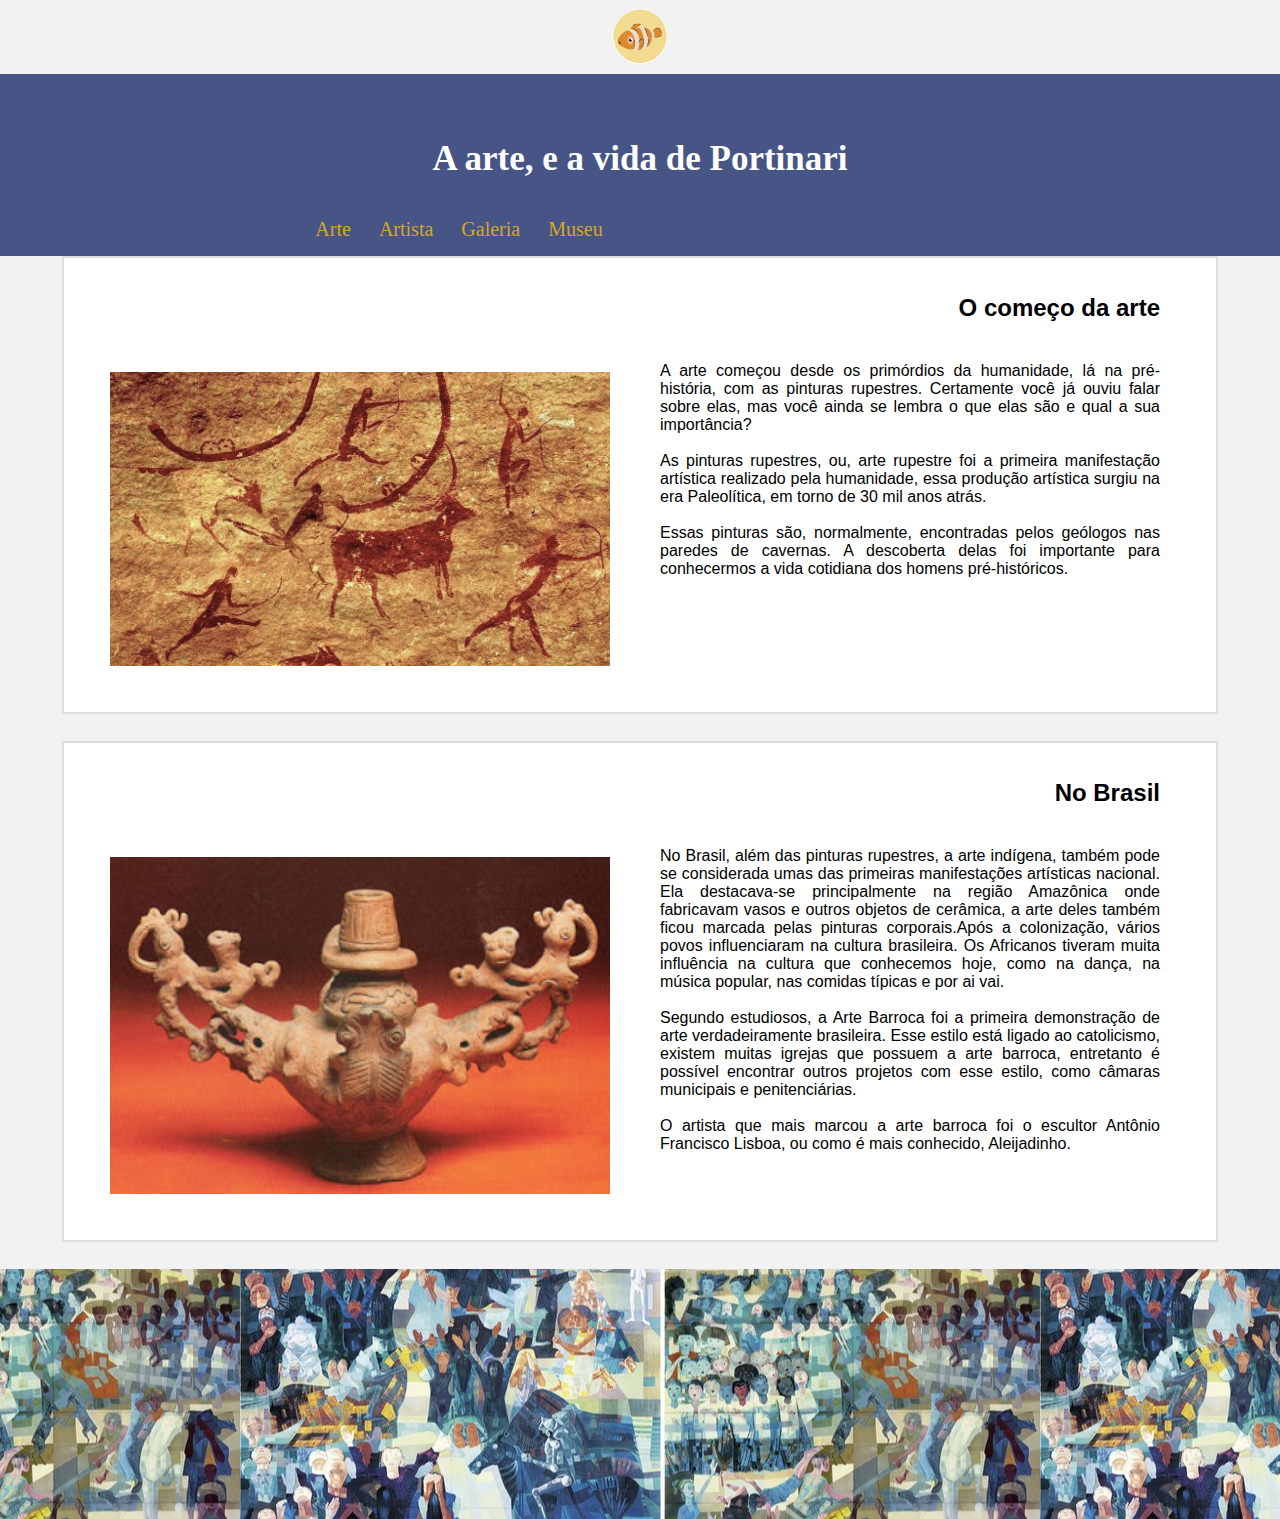
<file: Aarte/index.html>
<!DOCTYPE html>
<html lang="pt-br">
    <head>
        <meta charset="UTF-8">
        <link rel="stylesheet" type="text/css" href="./css/main.css">
        <title>Obra e Arte</title>
    </head>
    <body>
        <header class="id">       
            <div class="imagens-centralizadas">
                <img class="logo" src="./img/nemo.60.semfundo.png" alt="logo.simples.peixinho">
            </div>
        </header>
         <main class="mao">
            <div class="titulos">
            <h1 class="titulos">A arte, e a vida de Portinari</h1>
            </div>
            <div class="menu-div">
                <nav class="menu">
                    <ul>
                        <li><a href="./index.html">Arte</a>
                    </li>
                    <li>
                        <a href="./artista.html">Artista</a>
                    </li>
                    <li>
                        <a href="./obras.html">Galeria</a>
                    </li>
                    <li>
                        <a href="https://www.museucasadeportinari.org.br/TOUR-VIRTUAL/">museu</a>
                    </li>
                </nav>
            </div>
        </main>
        <main>
                <section class="corpo">
                    <div class="conteudo">
                    <h2>O começo da arte</h2>
                    <img class="imagem" src="./img/pinturarupestre1.jpg" alt="Pintura rupestre" title="Pintura rupestre do sítio arqueológico Tassili n'Ajjer, na Argélia, datado de 5000 a 2000 anos antes de Cristo.">
                     <p class="texto">A arte começou desde os primórdios da humanidade, lá na pré-história, com as pinturas rupestres. Certamente você já ouviu falar sobre elas, mas você ainda se lembra o que elas são e qual a sua importância?
                    <br>
                        <br>As pinturas rupestres, ou, arte rupestre foi a primeira manifestação artística realizado pela humanidade, essa produção artística surgiu na era Paleolítica, em torno de 30 mil anos atrás. 
                    <br>
                        <br>Essas pinturas são, normalmente, encontradas pelos geólogos nas paredes de cavernas. A descoberta delas foi importante para conhecermos a vida cotidiana dos homens pré-históricos. 
                    </p>
                </div>
                </section>
                <section class="corpo">
                    <div class="conteudo">
                    <h2>No Brasil</h2> 
                    <img class="imagem" src="./img/Cerâmica tapajônica.jpg" alt="Ceramica tapajonica" title="cerâmica de Santarém, recentemente reconhecida como patrimônio artístico e cultural do Pará.">
                    <p class="texto">No Brasil, além das pinturas rupestres, a arte indígena, também pode se considerada umas das primeiras manifestações artísticas nacional. Ela destacava-se principalmente na região Amazônica onde fabricavam vasos e outros objetos de cerâmica, a arte deles também ficou marcada pelas pinturas corporais.Após a colonização, vários povos influenciaram na cultura brasileira. Os Africanos tiveram muita influência na cultura que conhecemos hoje, como na dança, na música popular, nas comidas típicas e por ai vai. 
                        <br>
                        <br>Segundo estudiosos, a Arte Barroca foi a primeira demonstração de arte verdadeiramente brasileira. Esse estilo está ligado ao catolicismo, existem muitas igrejas que possuem a arte barroca, entretanto é possível encontrar outros projetos com esse estilo, como câmaras municipais e penitenciárias.
                        <br>
                        <br>O artista que mais marcou a arte barroca foi o escultor Antônio Francisco Lisboa, ou como é mais conhecido, Aleijadinho.  
                        <br>
                    </p>
                </div>
                </section>
            </div>        
        </main>
    <main class="rotape">
        </main>
        </body>
    </html>
</file>
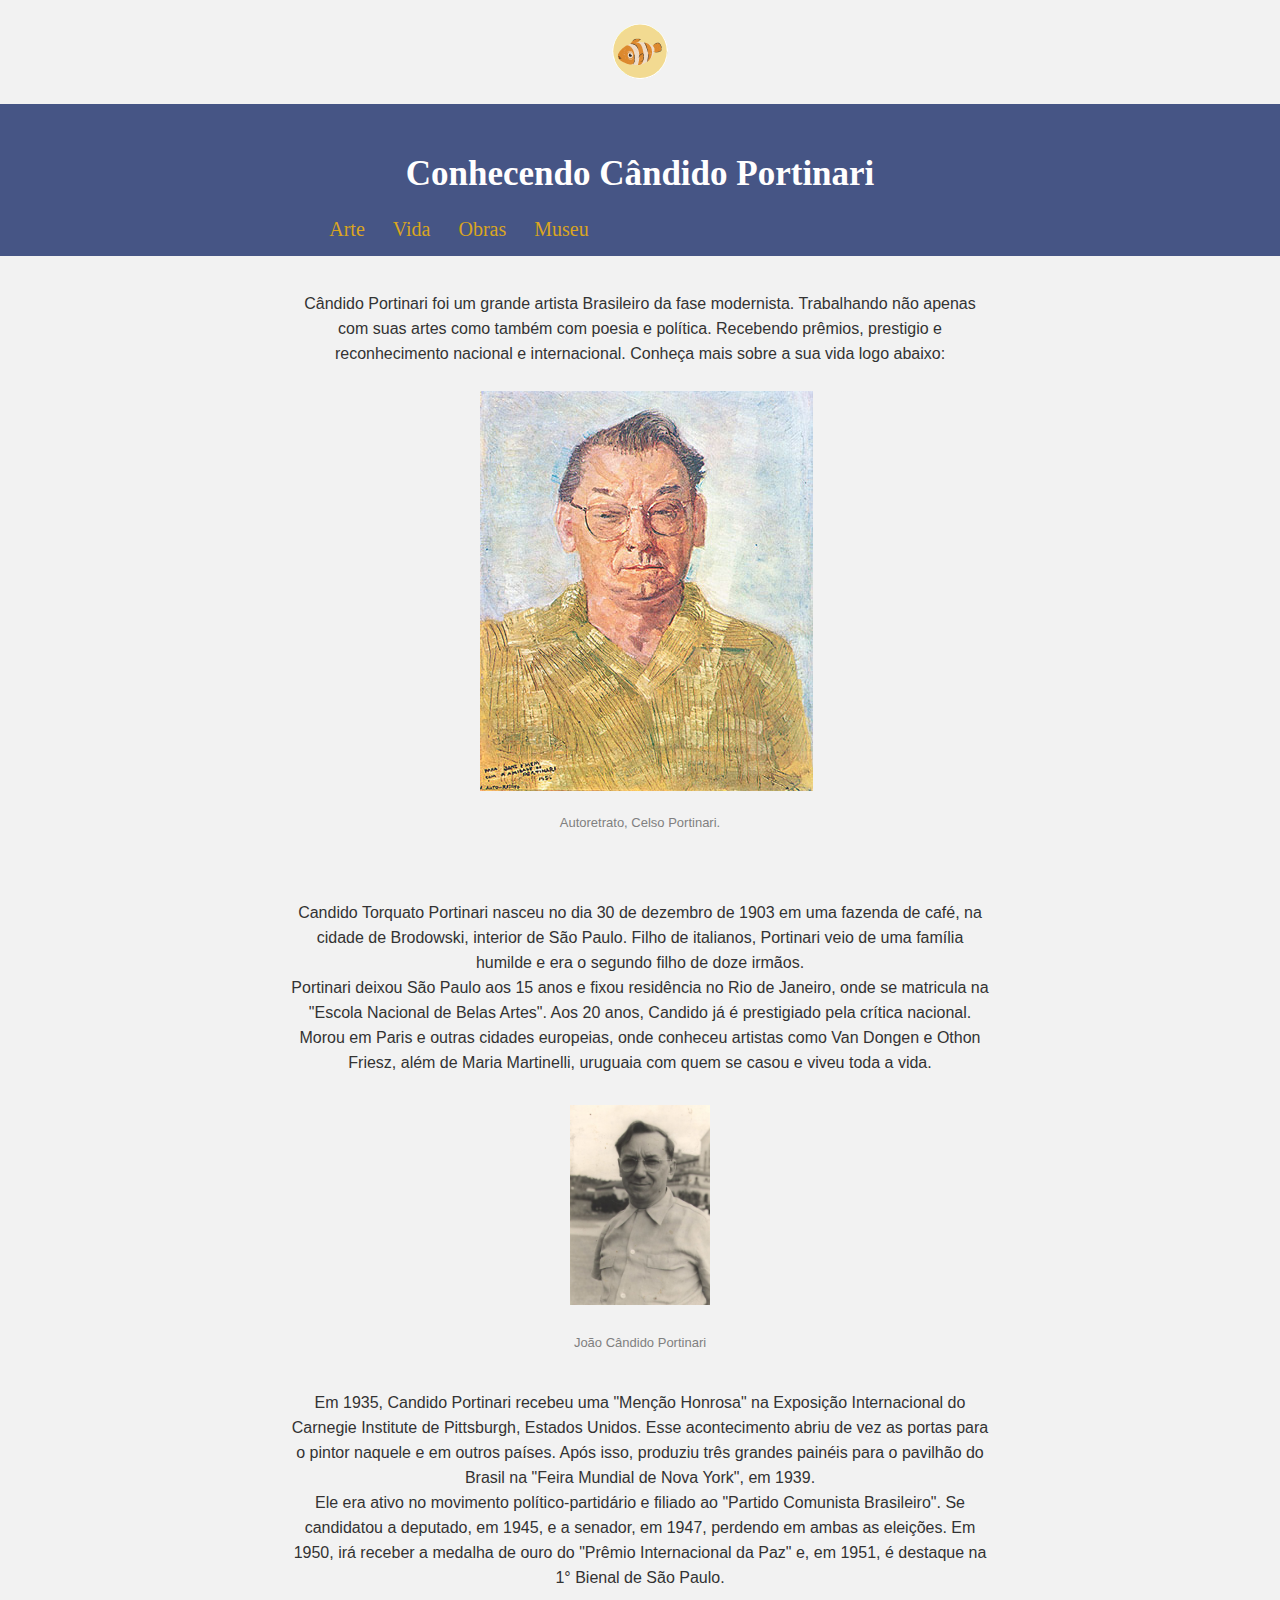
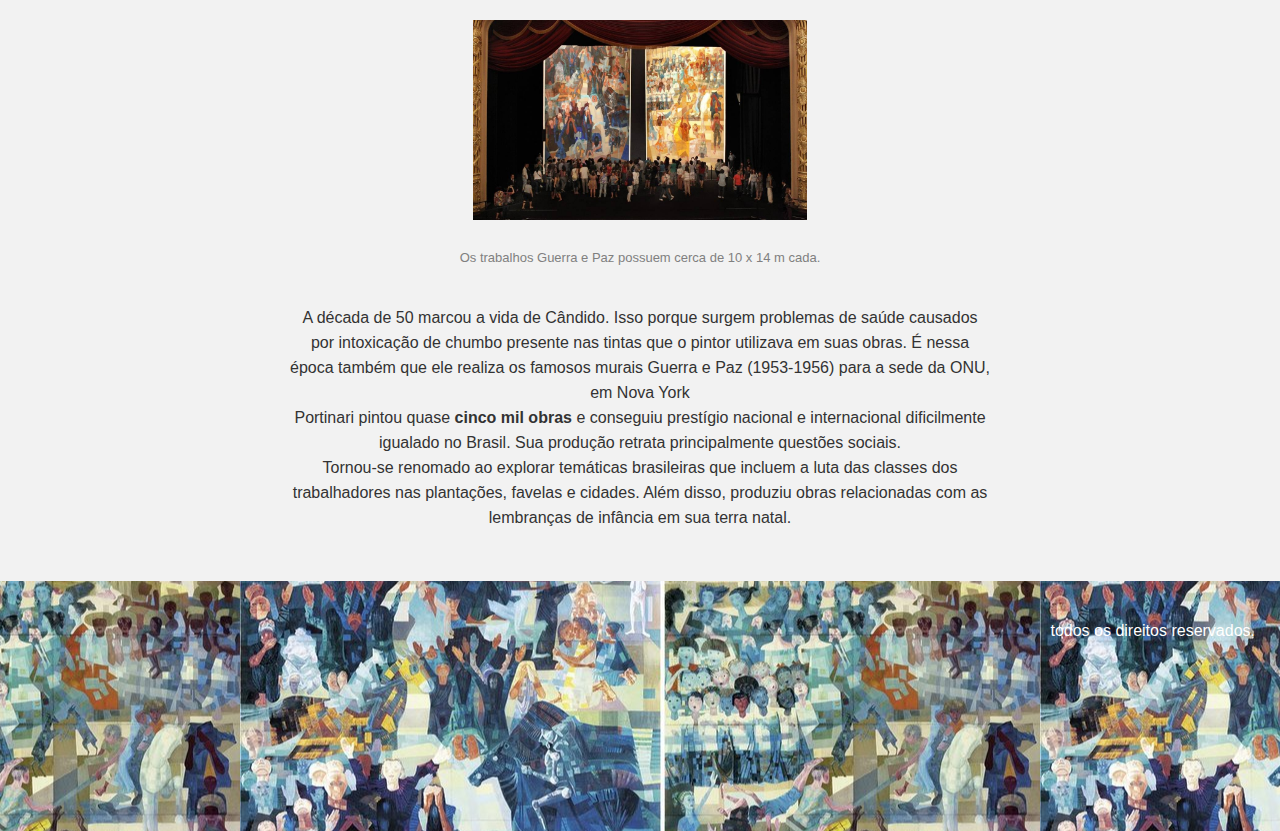
<file: Aarte/artista.html>
<!DOCTYPE html>
<html>
    <head>
        <meta charset="UTF-8">
        <link rel="stylesheet" type="text/css" href="./css/artista.css">
        <title>Aarte</title>
    </head>
    <body>
        <header class="id">       
            <div class="imagens-centralizadas">
                <img class="logo" src="./img/nemo.60.semfundo.png" alt="logo.simples.peixinho">
            </div>
    </header>
        <main class="mao">
            <div class="titulos">
            <h1 class="titulos">Conhecendo Cândido Portinari</h1>
            </div>
            <div class="menu-div">
                <nav class="menu">
                    <ul class="resume-menu">
                        <li><a href="./index.html">Arte</a></li>
                        <li><a href="./artista.html"> Vida</a></li>
                        <li><a href="./obras.html">Obras</a></li>
                        <li><a href="https://www.museucasadeportinari.org.br/TOUR-VIRTUAL/">Museu</a> </li>
                    </ul>
                </nav>
            </div>
        </main>
        <p class="texto-geral">
            <br>Cândido Portinari foi um grande artista Brasileiro da fase modernista. Trabalhando não apenas com suas artes como também com poesia e política. Recebendo prêmios, prestigio e reconhecimento nacional e internacional. Conheça mais sobre a sua vida logo abaixo: 
        </p>
            <div class="imagens-centralizadas">
                <img src="./img/retrato-celsinhu.jpg" alt="autoretrato">
                <p class="descriçao">Autoretrato, Celso Portinari. </p>
            </div>
        <P class="texto-geral">
        <br>Candido Torquato Portinari nasceu no dia 30 de dezembro de 1903 em uma fazenda de café, na cidade de Brodowski, interior de São Paulo.
        Filho de italianos, Portinari veio de uma família humilde e era o segundo filho de doze irmãos.
        <br>Portinari deixou São Paulo aos 15 anos e fixou residência no Rio de Janeiro, onde se matricula na "Escola Nacional de Belas Artes". Aos 20 anos, Candido já é prestigiado pela crítica nacional. 
        <br>Morou em Paris e outras cidades europeias, onde conheceu artistas como Van Dongen e Othon Friesz, além de Maria Martinelli, uruguaia com quem se casou e viveu toda a vida.
        </p>

        <div class="imagem-2">
            <img class="imagem-2" src="./img/candido-image-2.png" alt="Portinari">
            <p class="descriçao"> João Cândido Portinari
            </p>
        </div>

        <p class="texto-geral">
            <br>
            <br>
        <br>Em 1935, Candido Portinari recebeu uma "Menção Honrosa" na Exposição Internacional do Carnegie Institute de Pittsburgh, Estados Unidos. Esse acontecimento abriu de vez as portas para o pintor naquele e em outros países. Após isso, produziu três grandes painéis para o pavilhão do Brasil na "Feira Mundial de Nova York", em 1939.
        <br>Ele era ativo no movimento político-partidário e filiado ao "Partido Comunista Brasileiro". Se candidatou a deputado, em 1945, e a senador, em 1947, perdendo em ambas as eleições.
        Em 1950, irá receber a medalha de ouro do "Prêmio Internacional da Paz" e, em 1951, é destaque na 1° Bienal de São Paulo.
        </p>
        <div class="imagem-2">
            <img class="imagem-2" src="./img/candido-onu.png" alt="Obra Guerra e Paz de Portinari" title="Guerra e Paz são dois painéis de, aproximadamente, 14 x 10 m cada um produzidos pelo pintor brasileiro Candido Portinari, entre 1952 e 1956. Os painéis foram encomendados pelo governo brasileiro para presentear a sede da Organização das Nações Unidas em Nova York. O artista disse, ao terminar sua obra “A LUTA PELA PAZ É UMA DECISIVA E URGENTE TAREFA. É UMA CAMPANHA DE ESCLARECIMENTO E DE ALERTA QUE EXIGE DETERMINAÇÃO E CORAGEM”, ALERTAVA O PINTOR. “DEVEMOS ORGANIZAR A LUTA PELA PAZ, AMPLIAR CADA VEZ MAIS A NOSSA FRENTE ANTI-GUERREIRA, TRAZENDO PARA ELA TODOS OS HOMENS DE BOA VONTADE, SEM DISTINÇÃO DE CRENÇAS OU DE RAÇAS, PARA ASSIM UNIDOS, OS POVOS DO MUNDO INTEIRO, NÃO SOMENTE COM PALAVRAS MAS COM AÇÕES, LEVAR ATÉ A VITÓRIA FINAL A GRANDE CAUSA DA PAZ, DA CULTURA, DO PROGRESSO E DA FRATERNIDADE ENTRE OS POVOS”">
            <p class="descriçao">Os trabalhos Guerra e Paz possuem cerca de 10 x 14 m cada.
            </p>
        </div>
    
        <p class="texto-geral">
            <br>
            <br>
        <br>A década de 50 marcou a vida de Cândido. Isso porque surgem problemas de saúde causados por intoxicação de chumbo presente nas tintas que o pintor utilizava em suas obras. É nessa época também que ele realiza os famosos murais Guerra e Paz (1953-1956) para a sede da ONU, em Nova York
        <br>Portinari pintou quase <b>cinco mil obras</b> e conseguiu prestígio nacional e internacional dificilmente igualado no Brasil.
        Sua produção retrata principalmente questões sociais.
        <br>Tornou-se renomado ao explorar temáticas brasileiras que incluem a luta das classes dos trabalhadores nas plantações, favelas e cidades.
        Além disso, produziu obras relacionadas com as lembranças de infância em sua terra natal.  
        <br>
        <br>
    </p>
    </div>                     
    </p>
    </main>
    <main class="rotape">
    <p class="rotape-text">todos os direitos reservados.
    </p>
    </main>
    </body>
</html>
</file>
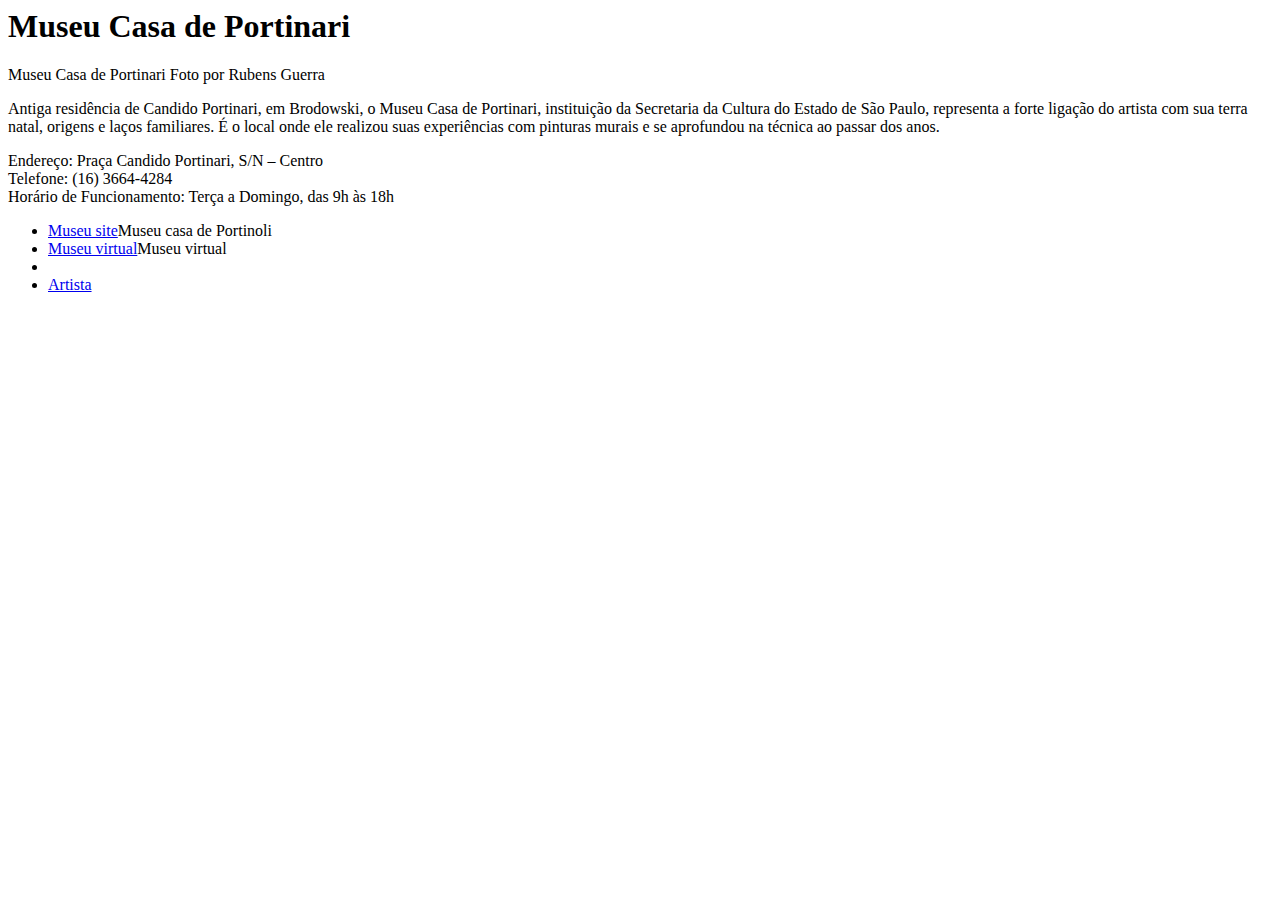
<file: Aarte/F.html>
<!doctype>
<html lang="pt-br">
    <head>

    </head>
    <body>
        <header class="acima">
            <h1 class="h1-class">Museu Casa de Portinari</h1>
        </header>
        <main class="informaçoes">
            <div class="apresentaçao">
                <div class="texto">
                    Museu Casa de Portinari
Foto por Rubens Guerra

<p>Antiga residência de Candido Portinari, em Brodowski, o Museu Casa de Portinari, instituição da Secretaria da Cultura do Estado de São Paulo, representa a forte ligação do artista com sua terra natal, origens e laços familiares. É o local onde ele realizou suas experiências com pinturas murais e se aprofundou na técnica ao passar dos anos.</p>
<p class="dados">Endereço: Praça Candido Portinari, S/N – Centro
<br>Telefone: (16) 3664-4284
<br>Horário de Funcionamento: Terça a Domingo, das 9h às 18h
</p>
                </div>
                <div class="image">

                </div>
            </div>
            <div class="more about">
                <nav class="links">
                    <ul>
                        <li><a href="https:https://www.museucasadeportinari.org.br/">Museu site</a>Museu casa de Portinoli    </li>
                        <li><a href="https://www.museucasadeportinari.org.br/TOUR-VIRTUAL/">Museu virtual</a>Museu virtual    </li>
                        <li><a href="./artista.html"></a>    </li>
                        <li><a href="./artista.html">Artista</a>    </li>
                    </ul>
                </nav>
            </div>
        </main>
    </body>
</html>
</file>
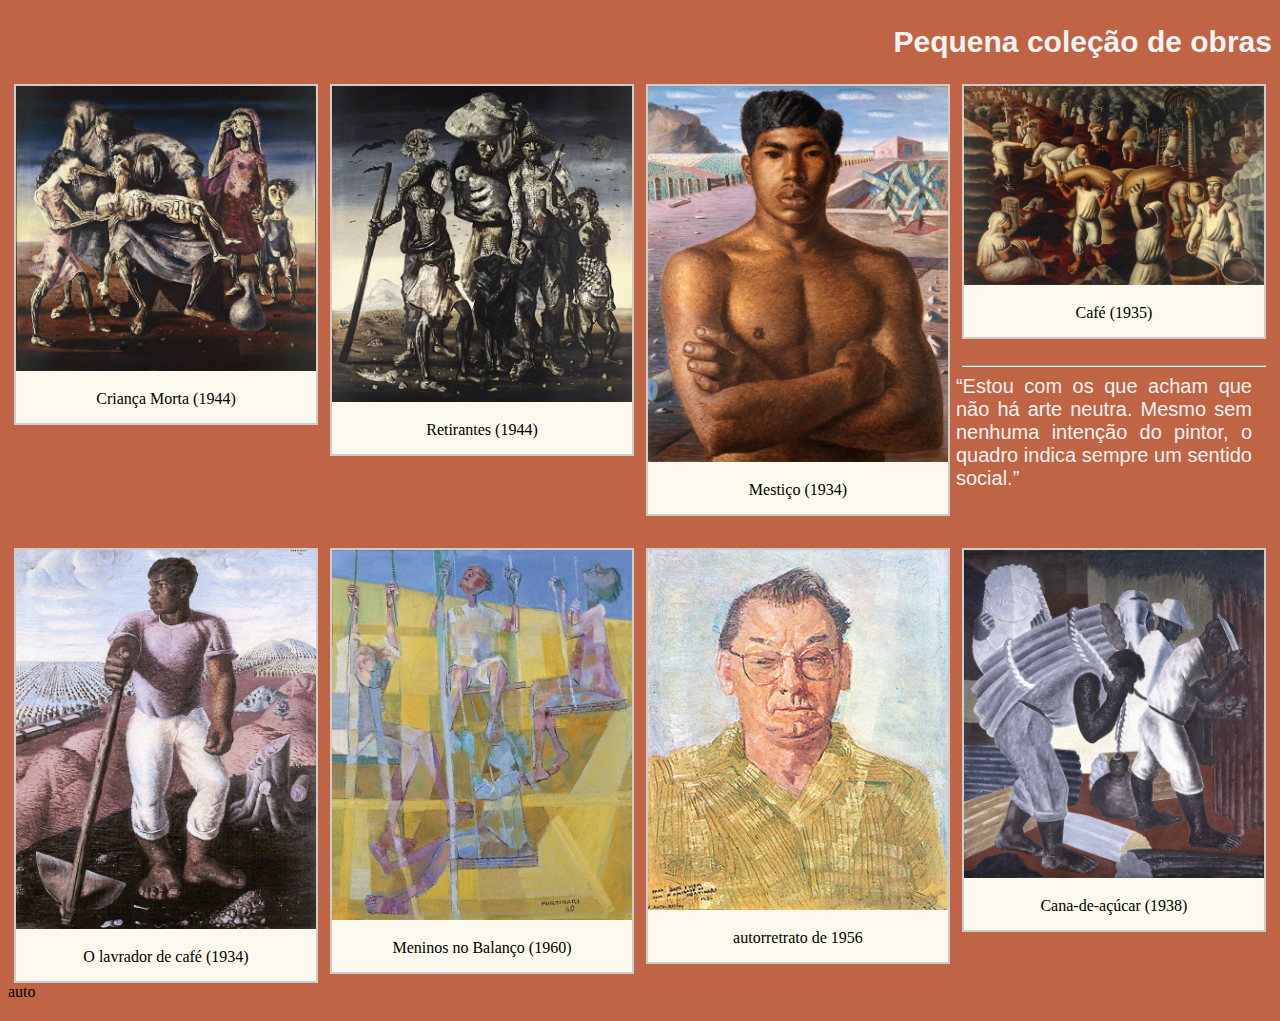
<file: Aarte/obras.html>
<!DOCTYPE html>
<html>
    <head>
        <link rel="stylesheet" type="text/css" href="./css/galeria.css">
    </head>
    <body>
<h2>Pequena coleção de obras</h2>

            <div class="responsive">
            <div class="gallery">
                <a target="_blank" href="./img/criancamortaportinari.jpg">
                <img src="./img/criancamortaportinari.jpg" alt="Criança Morta (1944)" width="600" height="400">
                </a>
                <div class="desc"> Criança Morta (1944)</div>
            </div>
            </div>
            <div class="responsive">
            <div class="gallery">
                <a target="_blank" href="./img/retirantes.jpg">
                <img src="./img/retirantes.jpg" alt="Retirantes(1944)" width="600" height="400">
                </a>
                <div class="desc">Retirantes (1944)</div>
            </div>
            </div>
            <div class="responsive">
            <div class="gallery">
                <a target="_blank" href="./img/mesticoportinari.jpg">
                <img src="./img/mesticoportinari.jpg" alt="Mestiço(1934)" width="600" height="400">
                </a>
                <div class="desc">Mestiço (1934)</div>
            </div>
            </div>
            <div class="responsive">
            <div class="gallery">
                <a target="_blank" href="./img/telacafecandidoportinari.jpg">
                <img src="./img/telacafecandidoportinari.jpg" alt="Café (1935)" width="600" height="400">
                </a>
                <div class="desc">Café (1935)</div>
            </div>
            <br>
            <hr>
            </div>
            <p>“Estou com os que acham que não há arte neutra. Mesmo sem nenhuma intenção do pintor, o quadro indica sempre um sentido social.”</p>
            <br>
            <div class="responsive">
                <div class="gallery">
                <a target="_blank" href="./img/olavradordecafe.jpg">
                    <img src="./img/olavradordecafe.jpg" alt="O lavrador de café (1934)" width="600" height="400">
                </a>
                <div class="desc">O lavrador de café (1934)</div>
                </div>
            </div>
            <div class="responsive">
                <div class="gallery">
                <a target="_blank" href="./img/meinosnobalanco.jpg">
                    <img src="./img/meinosnobalanco.jpg" alt="Meninos no Balanço (1960)" width="600" height="400">
                </a>
                <div class="desc">Meninos no Balanço (1960)</div>
                </div>
            </div>
            <div class="responsive">
                <div class="gallery">
                <a target="_blank" href="./img/retrato-celsinhu.jpg">
                    <img src="./img/retrato-celsinhu.jpg" alt="autorretrato de 1956" width="600" height="400">
                </a>
                <div class="desc">autorretrato de 1956</div>
                </div>
            </div>
            <div class="responsive">
                <div class="gallery">
                <a target="_blank" href="./img/canadeacucar.jpg">
                    <img src="./img/canadeacucar.jpg" alt="Cana-de-açúcar (1938)" width="600" height="400">
                </a>
                <div class="desc">Cana-de-açúcar (1938)</div>
                </div>
            </div>
            <div class="clearfix"></div>
            <div style="padding:6px;">
</div>
</body>
</html>
</file>
<file: Aarte/css/main.css>
.mao{
    background-color: #465585;
    padding: 27px;
    padding-bottom: 3%;
}
.logo{
    display: block;
    margin-left: auto;
    margin-right: auto;
    padding: 7px;
}
.titulos{
    font-weight: 600;
    font-size: 35px;
    font-family: Cambria, Cochin, Georgia, Times, 'Times New Roman', serif;
    color: #0D1528;
    text-align: center;
    color: rgb(255, 254, 254);
}
ul{
    margin: auto;
}
.nome ul li {
    display: inline-block;
    float: none;
    padding:10px;
}
.menu-urls {
    height: 70px;
    border-bottom: 3px solid chocolate;
} 
.menu ul li {
    display: inline-block;
    margin-left: 24px;
    height: 4-px;
}
.menu ul li a {
    color: goldenrod;
    text-decoration: none;
    font-size: 20px;
    text-transform: capitalize;
}
.menu ul li:hover {
    border-bottom: 2px solid cadetblue;
}
.menu ul li a:hover{
    padding: 10px;
    color: cadetblue;

}
.menu {
    width: 50%;
    float: left;
    justify-content: center;
    justify-items: center;
    padding-left: 50px;
    height: 30px;
    margin-right: 10px;
    width: 700px;
    border-top-width: 10px;
}
.nav{
    display: block;
}
.titulos-2 {
    font-size: Verdana;
    color: #042959;
    text-align: center;
}
.descriçao{
    font-family: sans-serif;
    font-size: small;
    text-align: center;
    height: auto;
}
.imagem{
    display: table-cell;
    padding: 30px;
    width: 500px;
    float: left;
}

.corpo{
        margin-bottom: 45px;
        background-color:#Fff;
        margin: auto;
        width: 1120px;
        border: 2px solid #ddd;
        border-radius: 1px;
        padding: 16px;
        margin-bottom: 27px;
}
.conteudo{
        display: table;
}
.texto{
        display: table-cell;
        float: left;
        width: 500px;
        margin-top: 20px;
        margin-left: 20px;
        text-align: justify;
        text-decoration: none;
        font-size:medium;
        font-family: Arial, Helvetica, sans-serif;
}
h1{
    font-family: Georgia, 'Times New Roman', Times, serif;
    font-weight: bold;
    font-size: 35px;
    padding: 15px;
}
h2{
    font-family: Arial, Helvetica, sans-serif;
    font-weight: 80px;
    text-align: right;
}
html, body {
    margin:0px !important;
    padding: 0px !important;
    background-color: #f2f2f2;
}
.rotape{
    background-image: url(Guerra-e-paz.jpg);
    background-repeat: none;
    background-position: center;
    padding: 25px;
    height: 200px;
}
.name{
    text-align: right;
    color: chocolate;
    font-size: medium;
    font-family: cursive;
    padding: -7px;
}
</file>
<file: Aarte/css/artista.css>
html, body{
    margin:0px !important;
    padding: 0px !important;
     background-color: #F2F2F2;
}
.titulos{
    font-weight: 600;
    font-size: 35px;
    font-family: Cambria, Cochin, Georgia, Times, 'Times New Roman', serif;
    color: #0D1528;
    text-align: center;
    color: rgb(255, 254, 254);
}
ul{
    margin: auto;
}
.nome ul li {
    display: inline-block;
    float: none;
    padding:10px;
}
.menu-urls {
    height: 70px;
    border-bottom: 3px solid chocolate;
} 
.menu ul li {
    display: inline-block;
    margin-left: 24px;
    height: 4-px;
}
.menu ul li a {
    color: goldenrod;
    text-decoration: none;
    font-size: 20px;
    text-transform: capitalize;
}
.menu ul li:hover {
    border-bottom: 2px solid cadetblue;
}
.menu ul li a:hover{
    padding: 10px;
    color: cadetblue;

}
.menu {
    width: 50%;
    float: left;
    justify-content: center;
    justify-items: center;
    padding-left: 50px;
    height: 30px;
    margin-right: 10px;
    width: 700px;
    border-top-width: 10px;
}
.nav{
    display: block;
}
.descriçao{
    font-family: sans-serif;
    font-size: small;
    text-align: center;
    height: auto;
    color: gray;
    padding: 7px;
}
.imagens-centralizadas{
        display: block;
        margin-left: auto;
        margin-right: auto;
        width: 25%;
        padding: 15px;
}
.texto-geral{
        height: auto !important;
        min-height: 0px !important;
        margin-bottom: auto;

        margin-left: 20px;
        text-align: center;
        color: #333;
        width:700px ;
        height: 100px;
        font-family: Arial, Helvetica, sans-serif;
        font-size: medium;
        flex-flow: column;
        margin-left: auto;
        margin-right: auto;
        padding: 10px;
        line-height: 25px;
        margin-top: 0%;
}
.rotape{
    background-image: url(Guerra-e-paz.jpg);
    background-repeat: none;
    background-position: center;
    padding: 25px;
    height: 200px;
}
.rotape-text{
    color:white;
    text-align: right;
    font-family: Arial, Helvetica, sans-serif;
    font-weight: 900px;
    height:150px;
    width: auto;
}
.mao{
    background-color: #465585;
    padding: 27px;
    padding-bottom: 3%;
}
.logo{
    display: block;
    margin-left: auto;
    margin-right: auto;
    padding: 7px;
}
.imagem-2{
        display: block;
        margin-left: auto;
        margin-right: auto;
        width: auto;
        padding: 10px;
        height: 200px;
}
</file>
<file: Aarte/css/galeria.css>
html, body{
  background-color:#BF6545;
}
div.gallery {
background-color: #FBF9ED;
border: 2px solid #ccc;
}

div.gallery:hover {
  border: 1px solid #777;
}

div.gallery img {
  width: 100%;
  height: auto;
}

div.desc {
  padding: 15px;
  text-align: center;
}

* {
  box-sizing: border-box;
}

.responsive {
  padding: 0 6px;
  float: left;
  width: 24.99999%;
}

@media only screen and (max-width: 700px) {
  .responsive {
    width: 49.99999%;
    margin: 6px 0;
  }
}

@media only screen and (max-width: 500px) {
    .responsive {
    width: 100%;
  }
}

.clearfix:after {
  content: "auto";
  display: table;
  clear: both;
}
h2{
    color:#F2F2F2;
    text-align: right;
    text-decoration: none;
    font-size: 30px;
    font-family: -apple-system, BlinkMacSystemFont, 'Segoe UI', Roboto, Oxygen, Ubuntu, Cantarell, 'Open Sans', 'Helvetica Neue', sans-serif;
}
p{
    color:#F2F2F2;
    text-align: justify;
    text-decoration: none;
    font-size: 20px;
    font-family:Arial, Helvetica, sans-serif;
    padding: 20px;
} 
.hr{
    color:#A60303;
    margin: auto;
}
</file>
